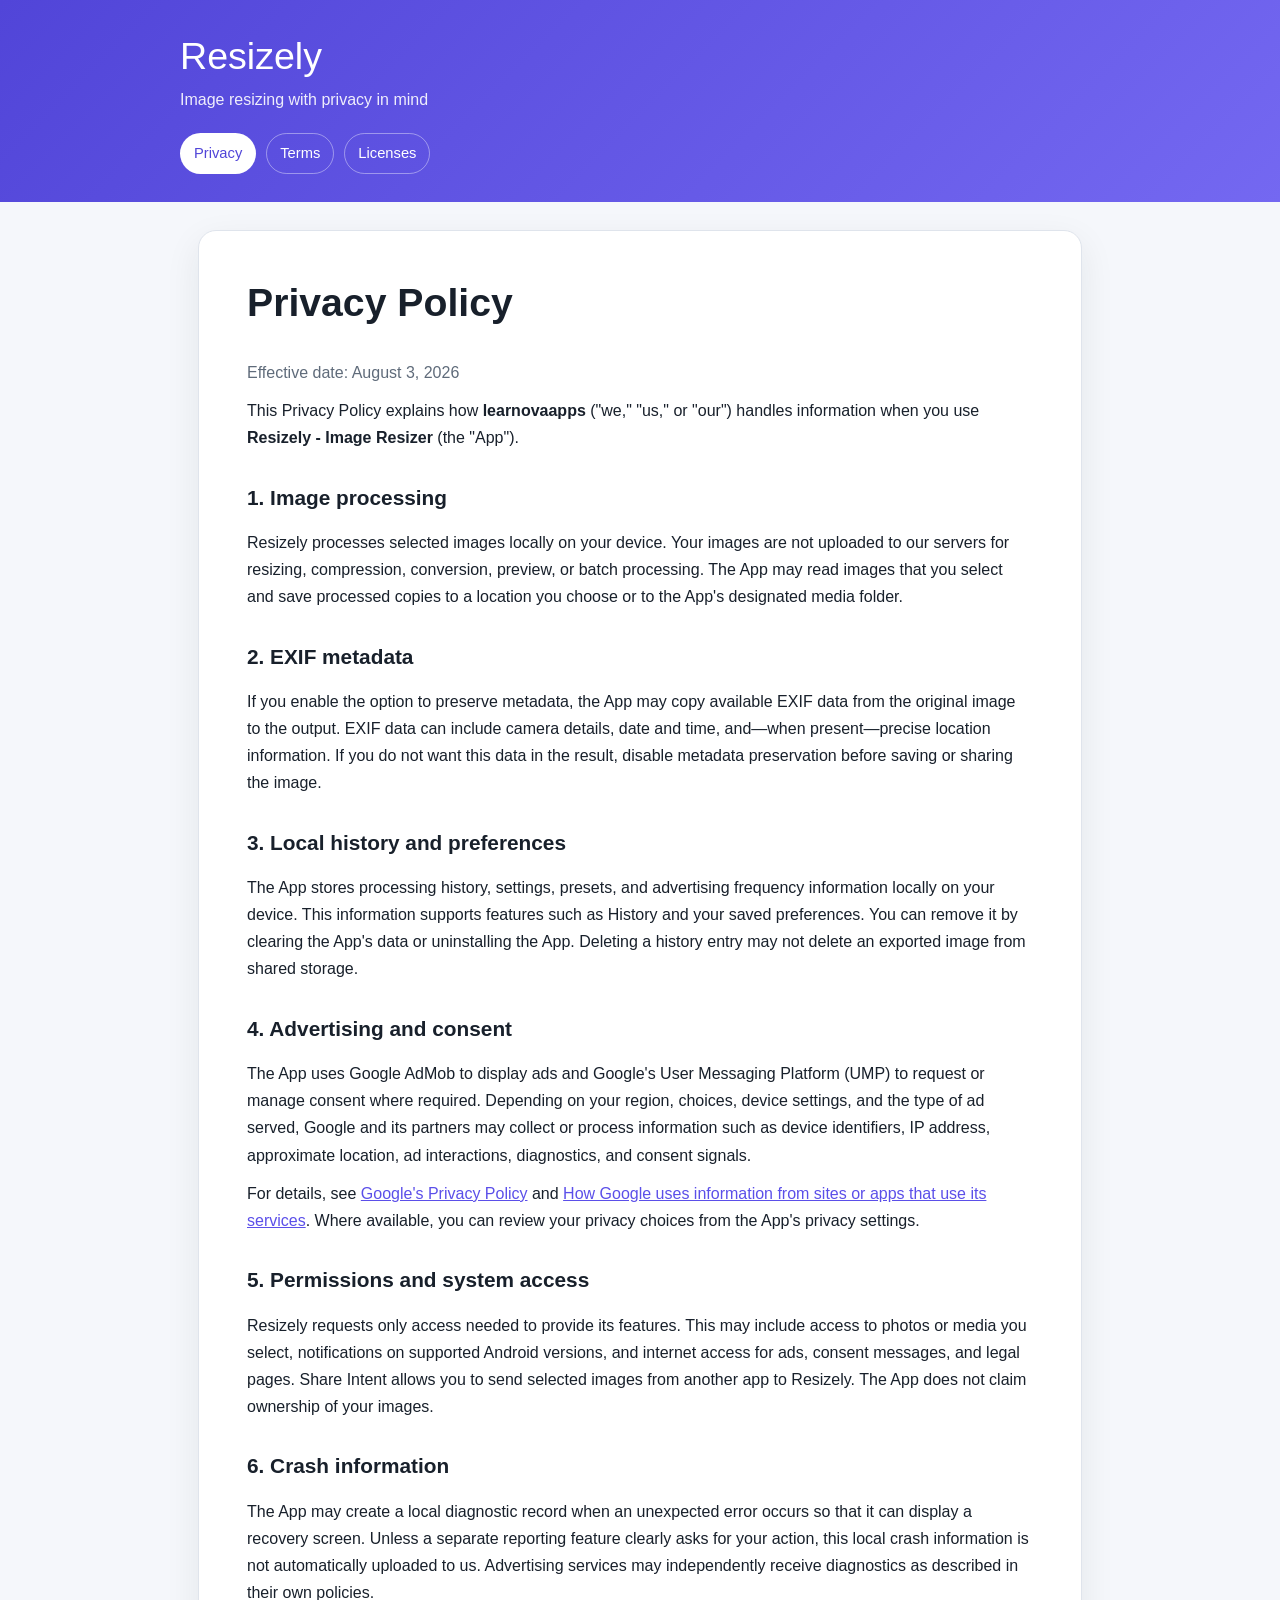
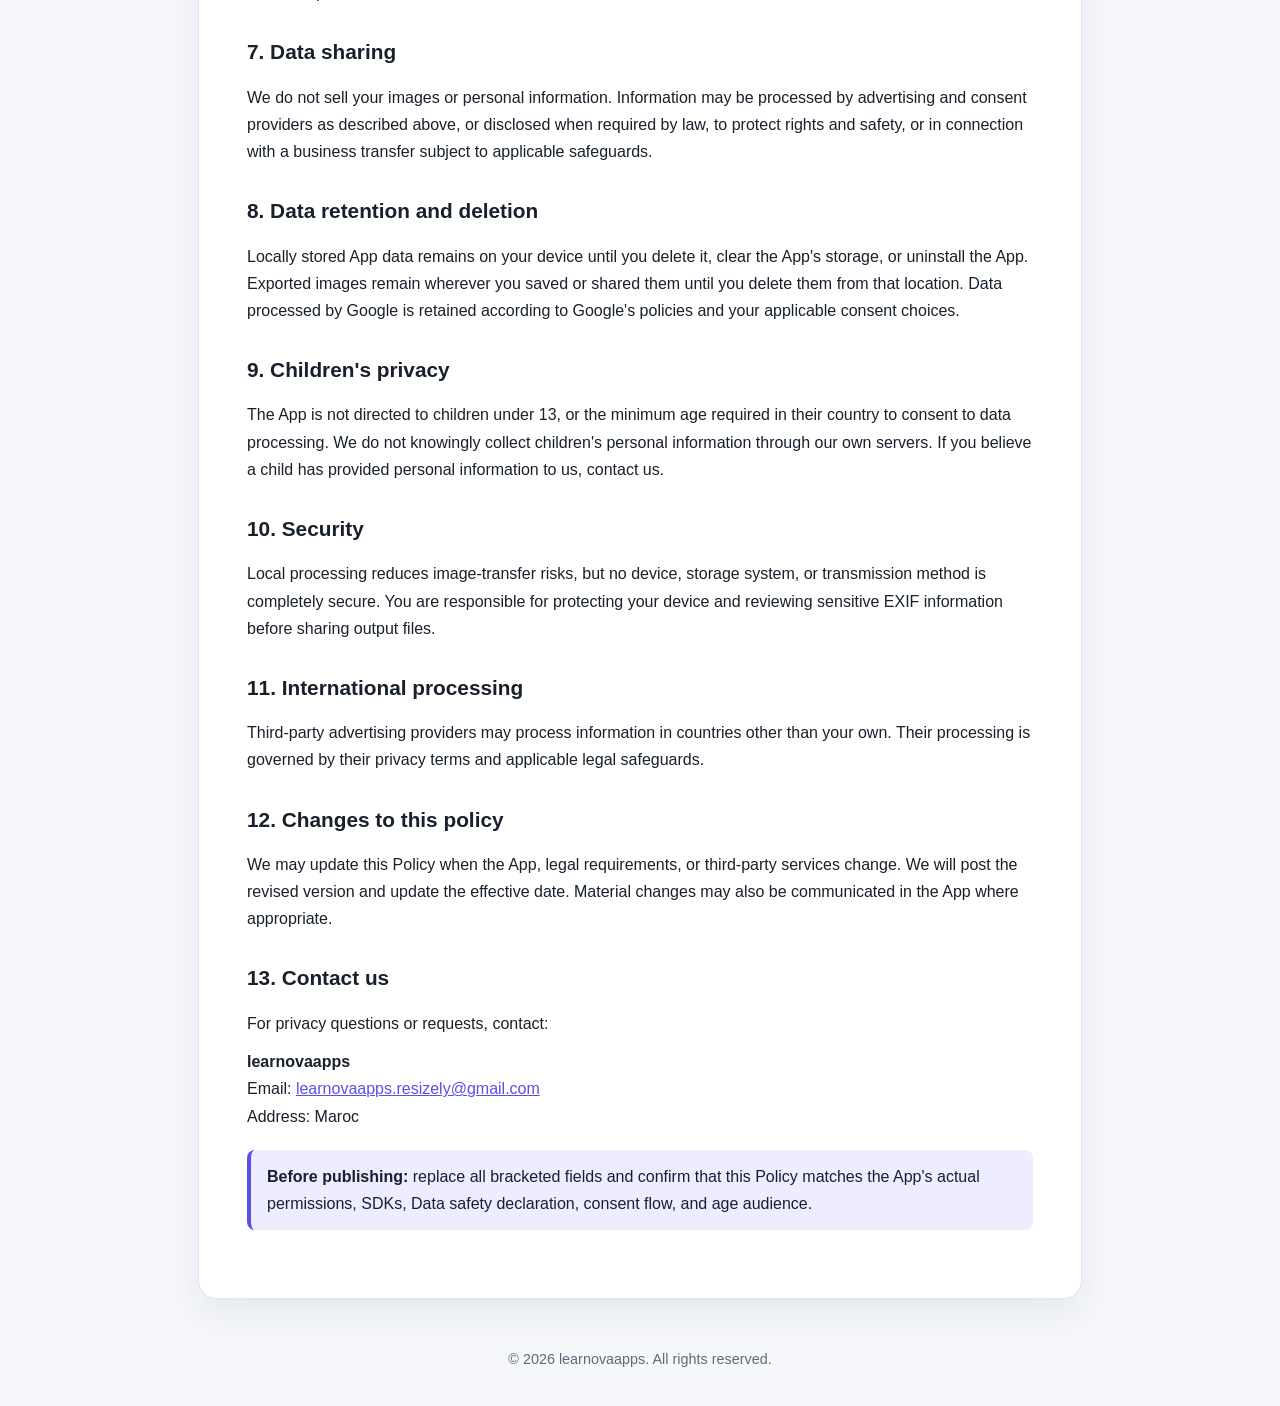
<file: index.html>
<!doctype html>
<html lang="en">
<head>
  <meta charset="utf-8">
  <meta name="viewport" content="width=device-width, initial-scale=1">
  <meta name="description" content="Privacy Policy for Resizely - Image Resizer.">
  <title>Privacy Policy | Resizely</title>
  <link rel="stylesheet" href="legal.css">
</head>
<body>
  <header class="site-header"><div class="header-inner">
    <p class="brand">Resizely</p><p class="tagline">Image resizing with privacy in mind</p>
    <nav class="legal-nav" aria-label="Legal pages">
      <a href="index.html" aria-current="page">Privacy</a><a href="terms.html">Terms</a><a href="licenses.html">Licenses</a>
    </nav>
  </div></header>
  <main class="container"><article class="legal-card">
    <h1>Privacy Policy</h1><p class="updated">Effective date: August 3, 2026</p>
    <p>This Privacy Policy explains how <strong>learnovaapps</strong> ("we," "us," or "our") handles information when you use <strong>Resizely - Image Resizer</strong> (the "App").</p>

    <h2>1. Image processing</h2>
    <p>Resizely processes selected images locally on your device. Your images are not uploaded to our servers for resizing, compression, conversion, preview, or batch processing. The App may read images that you select and save processed copies to a location you choose or to the App's designated media folder.</p>

    <h2>2. EXIF metadata</h2>
    <p>If you enable the option to preserve metadata, the App may copy available EXIF data from the original image to the output. EXIF data can include camera details, date and time, and—when present—precise location information. If you do not want this data in the result, disable metadata preservation before saving or sharing the image.</p>

    <h2>3. Local history and preferences</h2>
    <p>The App stores processing history, settings, presets, and advertising frequency information locally on your device. This information supports features such as History and your saved preferences. You can remove it by clearing the App's data or uninstalling the App. Deleting a history entry may not delete an exported image from shared storage.</p>

    <h2>4. Advertising and consent</h2>
    <p>The App uses Google AdMob to display ads and Google's User Messaging Platform (UMP) to request or manage consent where required. Depending on your region, choices, device settings, and the type of ad served, Google and its partners may collect or process information such as device identifiers, IP address, approximate location, ad interactions, diagnostics, and consent signals.</p>
    <p>For details, see <a href="https://policies.google.com/privacy">Google's Privacy Policy</a> and <a href="https://policies.google.com/technologies/partner-sites">How Google uses information from sites or apps that use its services</a>. Where available, you can review your privacy choices from the App's privacy settings.</p>

    <h2>5. Permissions and system access</h2>
    <p>Resizely requests only access needed to provide its features. This may include access to photos or media you select, notifications on supported Android versions, and internet access for ads, consent messages, and legal pages. Share Intent allows you to send selected images from another app to Resizely. The App does not claim ownership of your images.</p>

    <h2>6. Crash information</h2>
    <p>The App may create a local diagnostic record when an unexpected error occurs so that it can display a recovery screen. Unless a separate reporting feature clearly asks for your action, this local crash information is not automatically uploaded to us. Advertising services may independently receive diagnostics as described in their own policies.</p>

    <h2>7. Data sharing</h2>
    <p>We do not sell your images or personal information. Information may be processed by advertising and consent providers as described above, or disclosed when required by law, to protect rights and safety, or in connection with a business transfer subject to applicable safeguards.</p>

    <h2>8. Data retention and deletion</h2>
    <p>Locally stored App data remains on your device until you delete it, clear the App's storage, or uninstall the App. Exported images remain wherever you saved or shared them until you delete them from that location. Data processed by Google is retained according to Google's policies and your applicable consent choices.</p>

    <h2>9. Children's privacy</h2>
    <p>The App is not directed to children under 13, or the minimum age required in their country to consent to data processing. We do not knowingly collect children's personal information through our own servers. If you believe a child has provided personal information to us, contact us.</p>

    <h2>10. Security</h2>
    <p>Local processing reduces image-transfer risks, but no device, storage system, or transmission method is completely secure. You are responsible for protecting your device and reviewing sensitive EXIF information before sharing output files.</p>

    <h2>11. International processing</h2>
    <p>Third-party advertising providers may process information in countries other than your own. Their processing is governed by their privacy terms and applicable legal safeguards.</p>

    <h2>12. Changes to this policy</h2>
    <p>We may update this Policy when the App, legal requirements, or third-party services change. We will post the revised version and update the effective date. Material changes may also be communicated in the App where appropriate.</p>

    <h2>13. Contact us</h2>
    <p>For privacy questions or requests, contact:</p>
    <p><strong>learnovaapps</strong><br>Email: <a href="learnovaapps@gmail.com">learnovaapps.resizely@gmail.com</a><br>Address: Maroc</p>
    <div class="notice"><strong>Before publishing:</strong> replace all bracketed fields and confirm that this Policy matches the App's actual permissions, SDKs, Data safety declaration, consent flow, and age audience.</div>
  </article></main>
  <footer class="site-footer">© 2026 learnovaapps. All rights reserved.</footer>
</body></html>
</file>
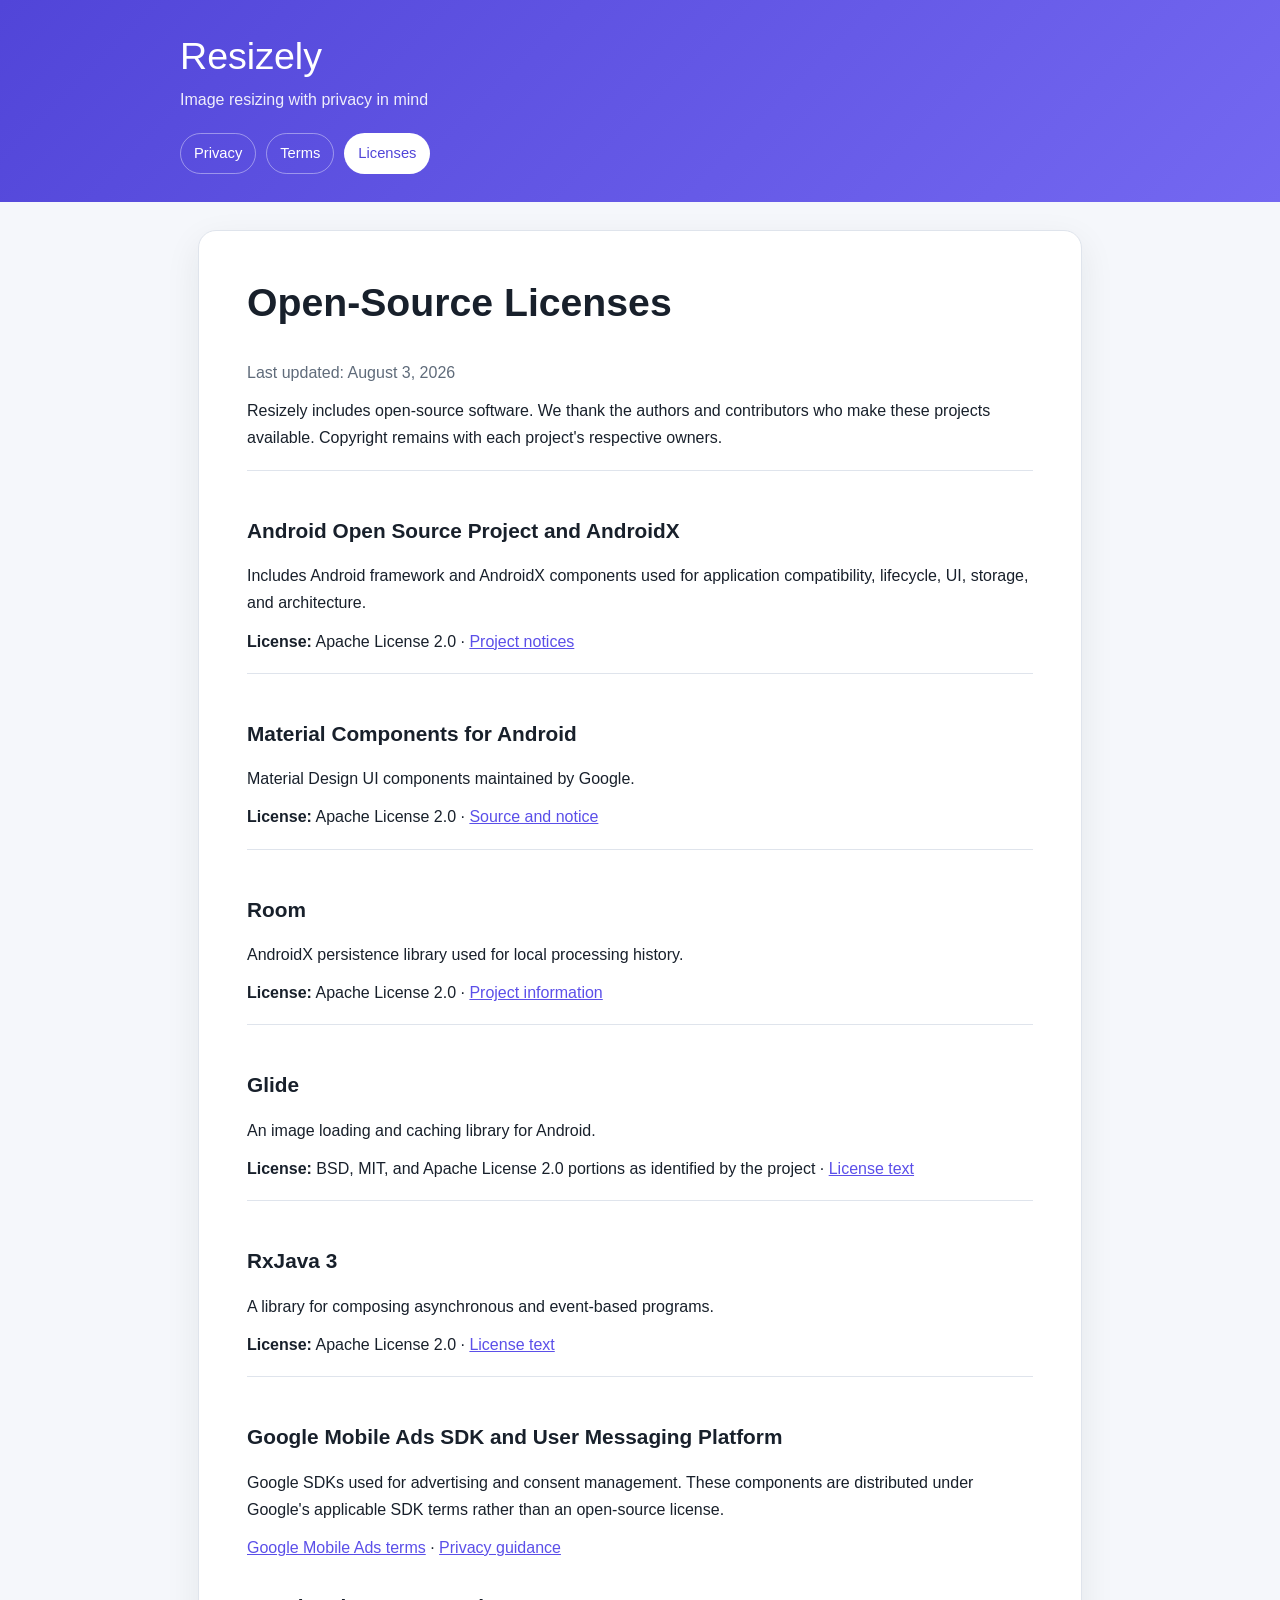
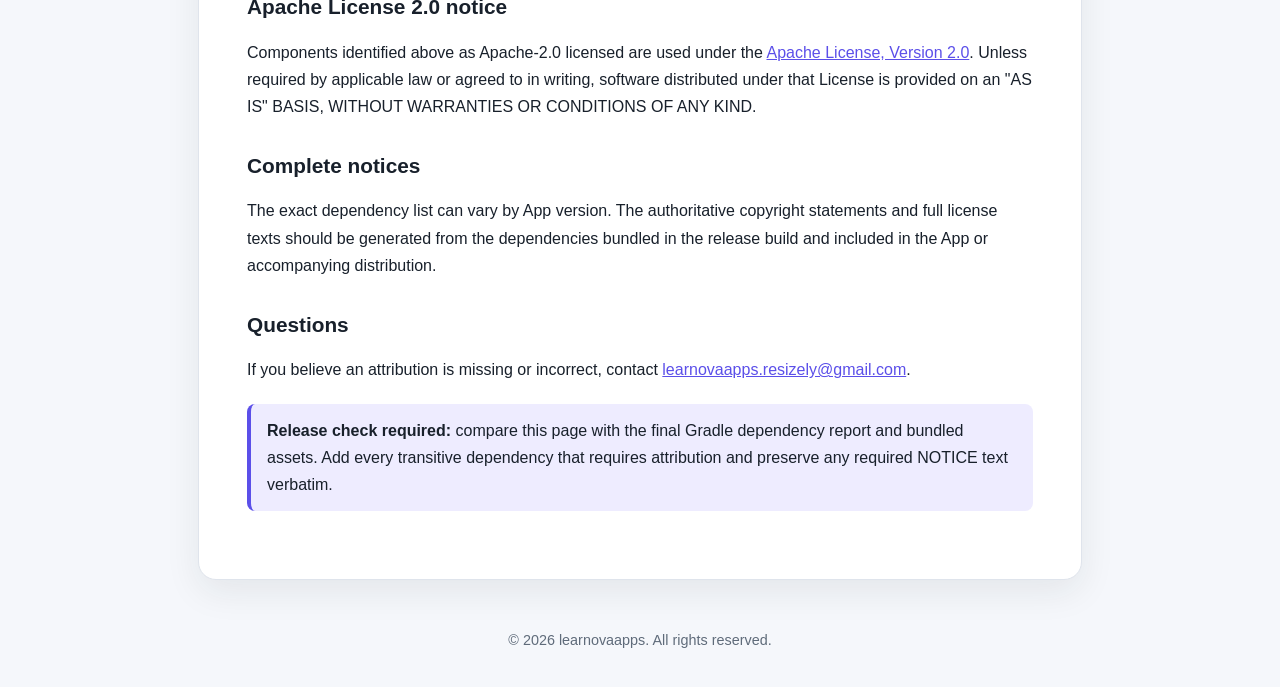
<file: licenses.html>
<!doctype html>
<html lang="en">
<head>
  <meta charset="utf-8"><meta name="viewport" content="width=device-width, initial-scale=1">
  <meta name="description" content="Open-source notices for Resizely - Image Resizer.">
  <title>Open-Source Licenses | Resizely</title><link rel="stylesheet" href="legal.css">
</head>
<body>
  <header class="site-header"><div class="header-inner">
    <p class="brand">Resizely</p><p class="tagline">Image resizing with privacy in mind</p>
    <nav class="legal-nav" aria-label="Legal pages"><a href="index.html">Privacy</a><a href="terms.html">Terms</a><a href="licenses.html" aria-current="page">Licenses</a></nav>
  </div></header>
  <main class="container"><article class="legal-card">
    <h1>Open-Source Licenses</h1><p class="updated">Last updated: August 3, 2026</p>
    <p>Resizely includes open-source software. We thank the authors and contributors who make these projects available. Copyright remains with each project's respective owners.</p>

    <section class="license-item"><h2>Android Open Source Project and AndroidX</h2><p>Includes Android framework and AndroidX components used for application compatibility, lifecycle, UI, storage, and architecture.</p><p><strong>License:</strong> Apache License 2.0 · <a href="https://source.android.com/docs/setup/about/licenses">Project notices</a></p></section>

    <section class="license-item"><h2>Material Components for Android</h2><p>Material Design UI components maintained by Google.</p><p><strong>License:</strong> Apache License 2.0 · <a href="https://github.com/material-components/material-components-android">Source and notice</a></p></section>

    <section class="license-item"><h2>Room</h2><p>AndroidX persistence library used for local processing history.</p><p><strong>License:</strong> Apache License 2.0 · <a href="https://developer.android.com/jetpack/androidx/releases/room">Project information</a></p></section>

    <section class="license-item"><h2>Glide</h2><p>An image loading and caching library for Android.</p><p><strong>License:</strong> BSD, MIT, and Apache License 2.0 portions as identified by the project · <a href="https://github.com/bumptech/glide/blob/master/LICENSE">License text</a></p></section>

    <section class="license-item"><h2>RxJava 3</h2><p>A library for composing asynchronous and event-based programs.</p><p><strong>License:</strong> Apache License 2.0 · <a href="https://github.com/ReactiveX/RxJava/blob/3.x/LICENSE">License text</a></p></section>

    <section class="license-item"><h2>Google Mobile Ads SDK and User Messaging Platform</h2><p>Google SDKs used for advertising and consent management. These components are distributed under Google's applicable SDK terms rather than an open-source license.</p><p><a href="https://developers.google.com/admob/terms">Google Mobile Ads terms</a> · <a href="https://developers.google.com/admob/privacy">Privacy guidance</a></p></section>

    <h2>Apache License 2.0 notice</h2>
    <p>Components identified above as Apache-2.0 licensed are used under the <a href="https://www.apache.org/licenses/LICENSE-2.0">Apache License, Version 2.0</a>. Unless required by applicable law or agreed to in writing, software distributed under that License is provided on an "AS IS" BASIS, WITHOUT WARRANTIES OR CONDITIONS OF ANY KIND.</p>

    <h2>Complete notices</h2>
    <p>The exact dependency list can vary by App version. The authoritative copyright statements and full license texts should be generated from the dependencies bundled in the release build and included in the App or accompanying distribution.</p>

    <h2>Questions</h2><p>If you believe an attribution is missing or incorrect, contact <a href="learnovaapps@gmail.com">learnovaapps.resizely@gmail.com</a>.</p>
    <div class="notice"><strong>Release check required:</strong> compare this page with the final Gradle dependency report and bundled assets. Add every transitive dependency that requires attribution and preserve any required NOTICE text verbatim.</div>
  </article></main>
  <footer class="site-footer">© 2026 learnovaapps. All rights reserved.</footer>
</body></html>
</file>
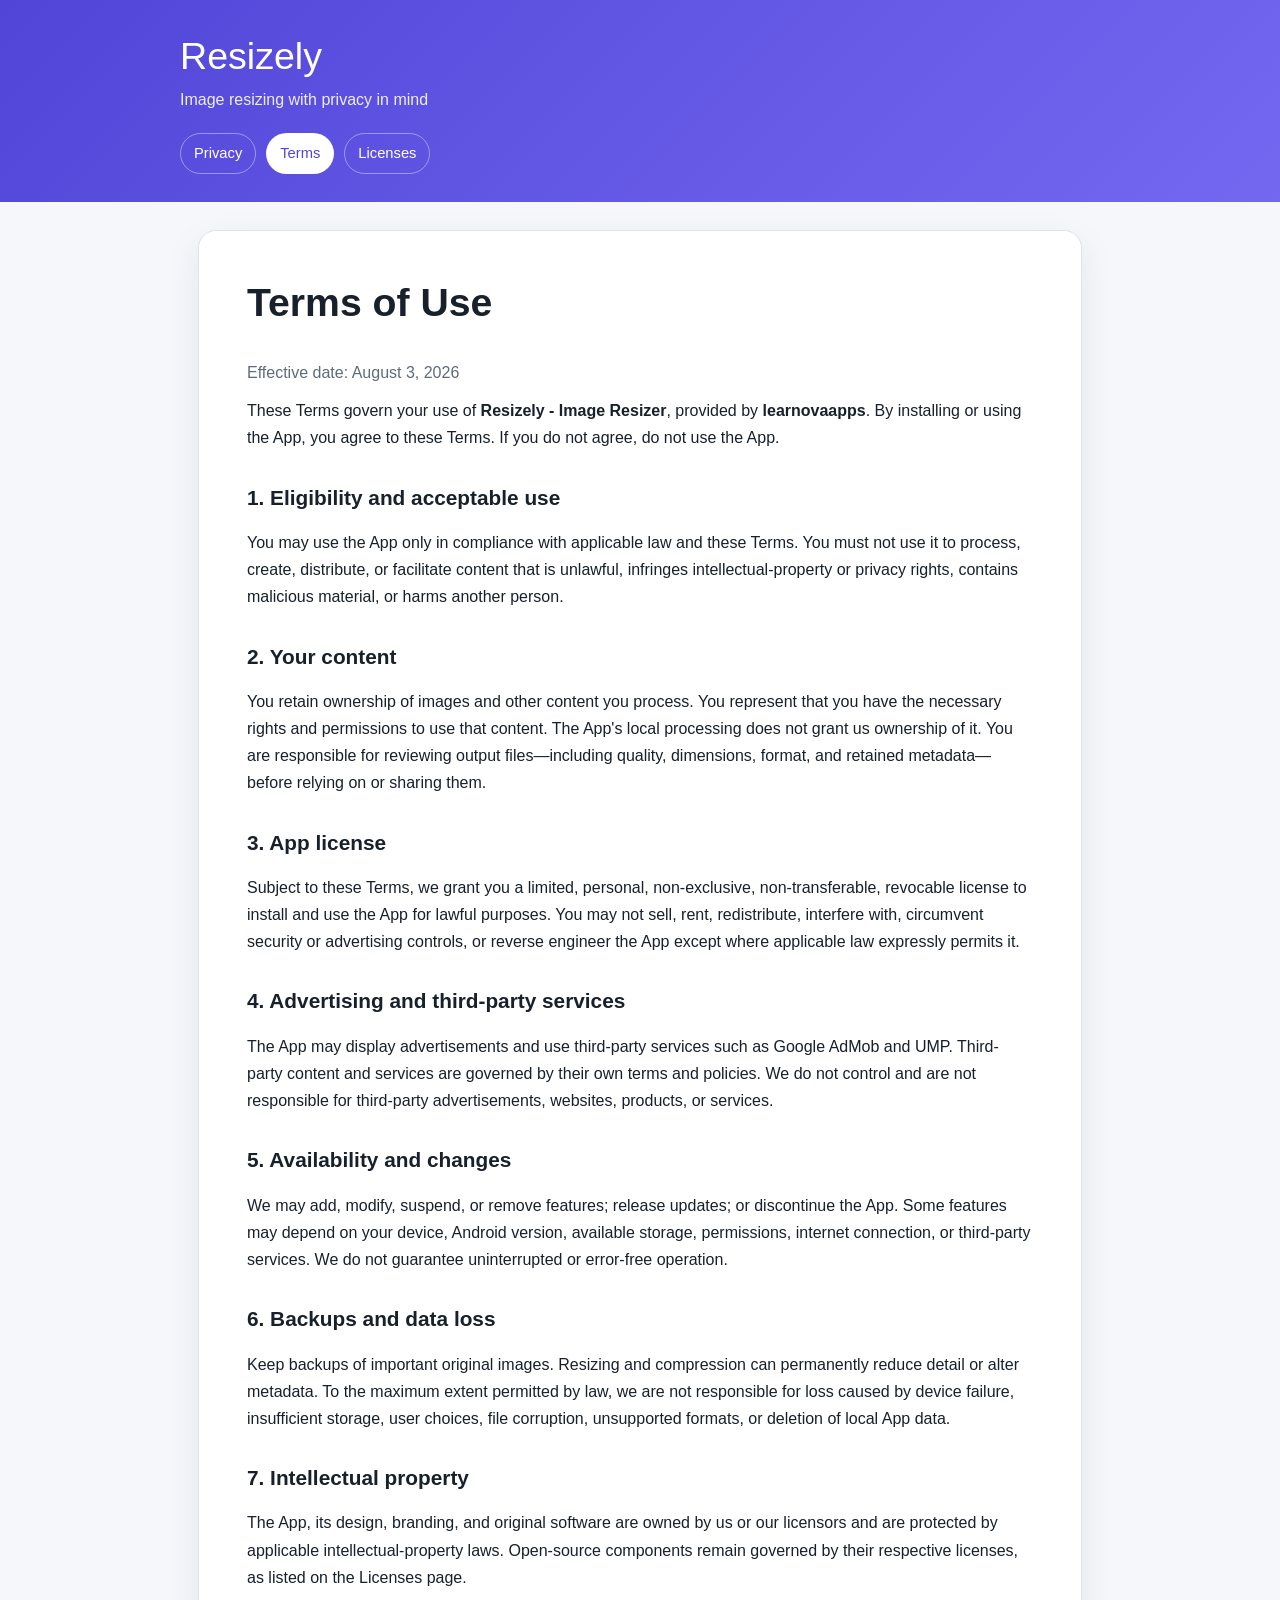
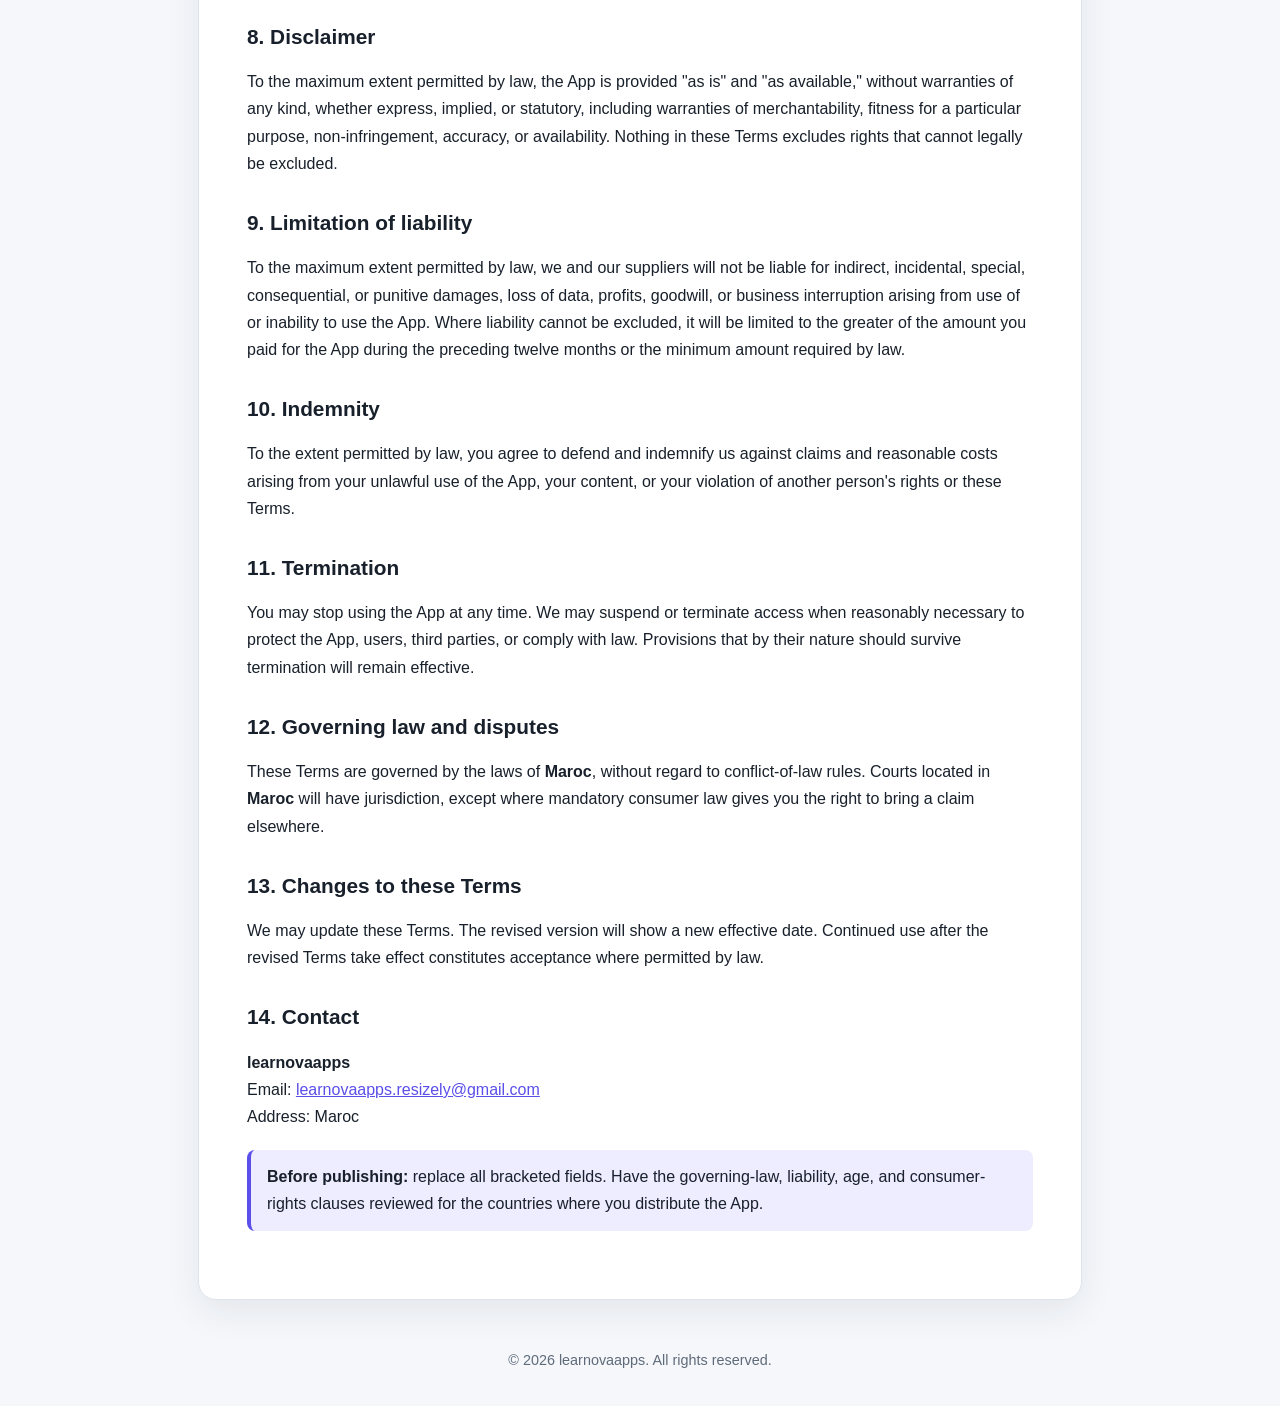
<file: terms.html>
<!doctype html>
<html lang="en">
<head>
  <meta charset="utf-8"><meta name="viewport" content="width=device-width, initial-scale=1">
  <meta name="description" content="Terms of Use for Resizely - Image Resizer.">
  <title>Terms of Use | Resizely</title><link rel="stylesheet" href="legal.css">
</head>
<body>
  <header class="site-header"><div class="header-inner">
    <p class="brand">Resizely</p><p class="tagline">Image resizing with privacy in mind</p>
    <nav class="legal-nav" aria-label="Legal pages"><a href="index.html">Privacy</a><a href="terms.html" aria-current="page">Terms</a><a href="licenses.html">Licenses</a></nav>
  </div></header>
  <main class="container"><article class="legal-card">
    <h1>Terms of Use</h1><p class="updated">Effective date: August 3, 2026</p>
    <p>These Terms govern your use of <strong>Resizely - Image Resizer</strong>, provided by <strong>learnovaapps</strong>. By installing or using the App, you agree to these Terms. If you do not agree, do not use the App.</p>

    <h2>1. Eligibility and acceptable use</h2>
    <p>You may use the App only in compliance with applicable law and these Terms. You must not use it to process, create, distribute, or facilitate content that is unlawful, infringes intellectual-property or privacy rights, contains malicious material, or harms another person.</p>

    <h2>2. Your content</h2>
    <p>You retain ownership of images and other content you process. You represent that you have the necessary rights and permissions to use that content. The App's local processing does not grant us ownership of it. You are responsible for reviewing output files—including quality, dimensions, format, and retained metadata—before relying on or sharing them.</p>

    <h2>3. App license</h2>
    <p>Subject to these Terms, we grant you a limited, personal, non-exclusive, non-transferable, revocable license to install and use the App for lawful purposes. You may not sell, rent, redistribute, interfere with, circumvent security or advertising controls, or reverse engineer the App except where applicable law expressly permits it.</p>

    <h2>4. Advertising and third-party services</h2>
    <p>The App may display advertisements and use third-party services such as Google AdMob and UMP. Third-party content and services are governed by their own terms and policies. We do not control and are not responsible for third-party advertisements, websites, products, or services.</p>

    <h2>5. Availability and changes</h2>
    <p>We may add, modify, suspend, or remove features; release updates; or discontinue the App. Some features may depend on your device, Android version, available storage, permissions, internet connection, or third-party services. We do not guarantee uninterrupted or error-free operation.</p>

    <h2>6. Backups and data loss</h2>
    <p>Keep backups of important original images. Resizing and compression can permanently reduce detail or alter metadata. To the maximum extent permitted by law, we are not responsible for loss caused by device failure, insufficient storage, user choices, file corruption, unsupported formats, or deletion of local App data.</p>

    <h2>7. Intellectual property</h2>
    <p>The App, its design, branding, and original software are owned by us or our licensors and are protected by applicable intellectual-property laws. Open-source components remain governed by their respective licenses, as listed on the Licenses page.</p>

    <h2>8. Disclaimer</h2>
    <p>To the maximum extent permitted by law, the App is provided "as is" and "as available," without warranties of any kind, whether express, implied, or statutory, including warranties of merchantability, fitness for a particular purpose, non-infringement, accuracy, or availability. Nothing in these Terms excludes rights that cannot legally be excluded.</p>

    <h2>9. Limitation of liability</h2>
    <p>To the maximum extent permitted by law, we and our suppliers will not be liable for indirect, incidental, special, consequential, or punitive damages, loss of data, profits, goodwill, or business interruption arising from use of or inability to use the App. Where liability cannot be excluded, it will be limited to the greater of the amount you paid for the App during the preceding twelve months or the minimum amount required by law.</p>

    <h2>10. Indemnity</h2>
    <p>To the extent permitted by law, you agree to defend and indemnify us against claims and reasonable costs arising from your unlawful use of the App, your content, or your violation of another person's rights or these Terms.</p>

    <h2>11. Termination</h2>
    <p>You may stop using the App at any time. We may suspend or terminate access when reasonably necessary to protect the App, users, third parties, or comply with law. Provisions that by their nature should survive termination will remain effective.</p>

    <h2>12. Governing law and disputes</h2>
    <p>These Terms are governed by the laws of <strong>Maroc</strong>, without regard to conflict-of-law rules. Courts located in <strong>Maroc</strong> will have jurisdiction, except where mandatory consumer law gives you the right to bring a claim elsewhere.</p>

    <h2>13. Changes to these Terms</h2>
    <p>We may update these Terms. The revised version will show a new effective date. Continued use after the revised Terms take effect constitutes acceptance where permitted by law.</p>

    <h2>14. Contact</h2>
    <p><strong>learnovaapps</strong><br>Email: <a href="learnovaapps@gmail.com">learnovaapps.resizely@gmail.com</a><br>Address: Maroc</p>
    <div class="notice"><strong>Before publishing:</strong> replace all bracketed fields. Have the governing-law, liability, age, and consumer-rights clauses reviewed for the countries where you distribute the App.</div>
  </article></main>
  <footer class="site-footer">© 2026 learnovaapps. All rights reserved.</footer>
</body></html>
</file>
<file: legal.css>
:root {
  color-scheme: light dark;
  --bg: #f5f7fb;
  --surface: #ffffff;
  --text: #18202b;
  --muted: #5f6b7a;
  --primary: #5b4fe9;
  --primary-soft: #eeecff;
  --border: #dfe4ec;
  --shadow: 0 12px 35px rgba(24, 32, 43, 0.08);
}

* { box-sizing: border-box; }

html { scroll-behavior: smooth; }

body {
  margin: 0;
  background: var(--bg);
  color: var(--text);
  font-family: Inter, Roboto, "Segoe UI", Arial, sans-serif;
  font-size: 16px;
  line-height: 1.7;
}

a { color: var(--primary); }
a:hover { text-decoration-thickness: 2px; }

.site-header {
  background: linear-gradient(135deg, #5145d8, #7468f1);
  color: #fff;
  padding: 34px 20px 28px;
}

.header-inner,
.container {
  width: min(920px, 100%);
  margin: 0 auto;
}

.brand {
  margin: 0;
  font-size: clamp(1.65rem, 5vw, 2.35rem);
  line-height: 1.2;
}

.tagline { margin: 7px 0 20px; opacity: 0.9; }

.legal-nav { display: flex; flex-wrap: wrap; gap: 10px; }
.legal-nav a {
  color: #fff;
  border: 1px solid rgba(255,255,255,.4);
  border-radius: 999px;
  padding: 7px 13px;
  text-decoration: none;
  font-size: .92rem;
}
.legal-nav a:hover,
.legal-nav a[aria-current="page"] { background: #fff; color: #5145d8; }

.container { padding: 28px 18px 48px; }

.legal-card {
  background: var(--surface);
  border: 1px solid var(--border);
  border-radius: 18px;
  box-shadow: var(--shadow);
  padding: clamp(22px, 5vw, 48px);
}

h1 { margin-top: 0; font-size: clamp(1.75rem, 5vw, 2.45rem); line-height: 1.2; }
h2 { margin-top: 2rem; font-size: 1.3rem; line-height: 1.35; }
h3 { margin-top: 1.5rem; font-size: 1.08rem; }
p, ul { margin: .7rem 0; }
li + li { margin-top: .35rem; }

.updated,
.note { color: var(--muted); }

.notice {
  background: var(--primary-soft);
  border-inline-start: 4px solid var(--primary);
  border-radius: 8px;
  padding: 13px 16px;
  margin: 20px 0;
}

.license-item {
  border-top: 1px solid var(--border);
  padding-top: 14px;
  margin-top: 18px;
}

code {
  background: var(--primary-soft);
  border-radius: 5px;
  padding: 2px 6px;
  font-size: .92em;
}

.site-footer {
  color: var(--muted);
  text-align: center;
  padding: 0 18px 34px;
  font-size: .9rem;
}

@media (prefers-color-scheme: dark) {
  :root {
    --bg: #10131a;
    --surface: #191e27;
    --text: #edf0f7;
    --muted: #adb6c5;
    --primary: #aaa2ff;
    --primary-soft: #292646;
    --border: #303746;
    --shadow: 0 12px 35px rgba(0,0,0,.25);
  }
}

@media (max-width: 560px) {
  .site-header { padding-top: 26px; }
  .container { padding-inline: 12px; }
  .legal-card { border-radius: 14px; }
}

@media print {
  .site-header { background: none; color: #000; padding-bottom: 10px; }
  .legal-nav, .tagline, .site-footer { display: none; }
  body, .legal-card { background: #fff; color: #000; }
  .legal-card { border: 0; box-shadow: none; padding: 0; }
}
</file>
